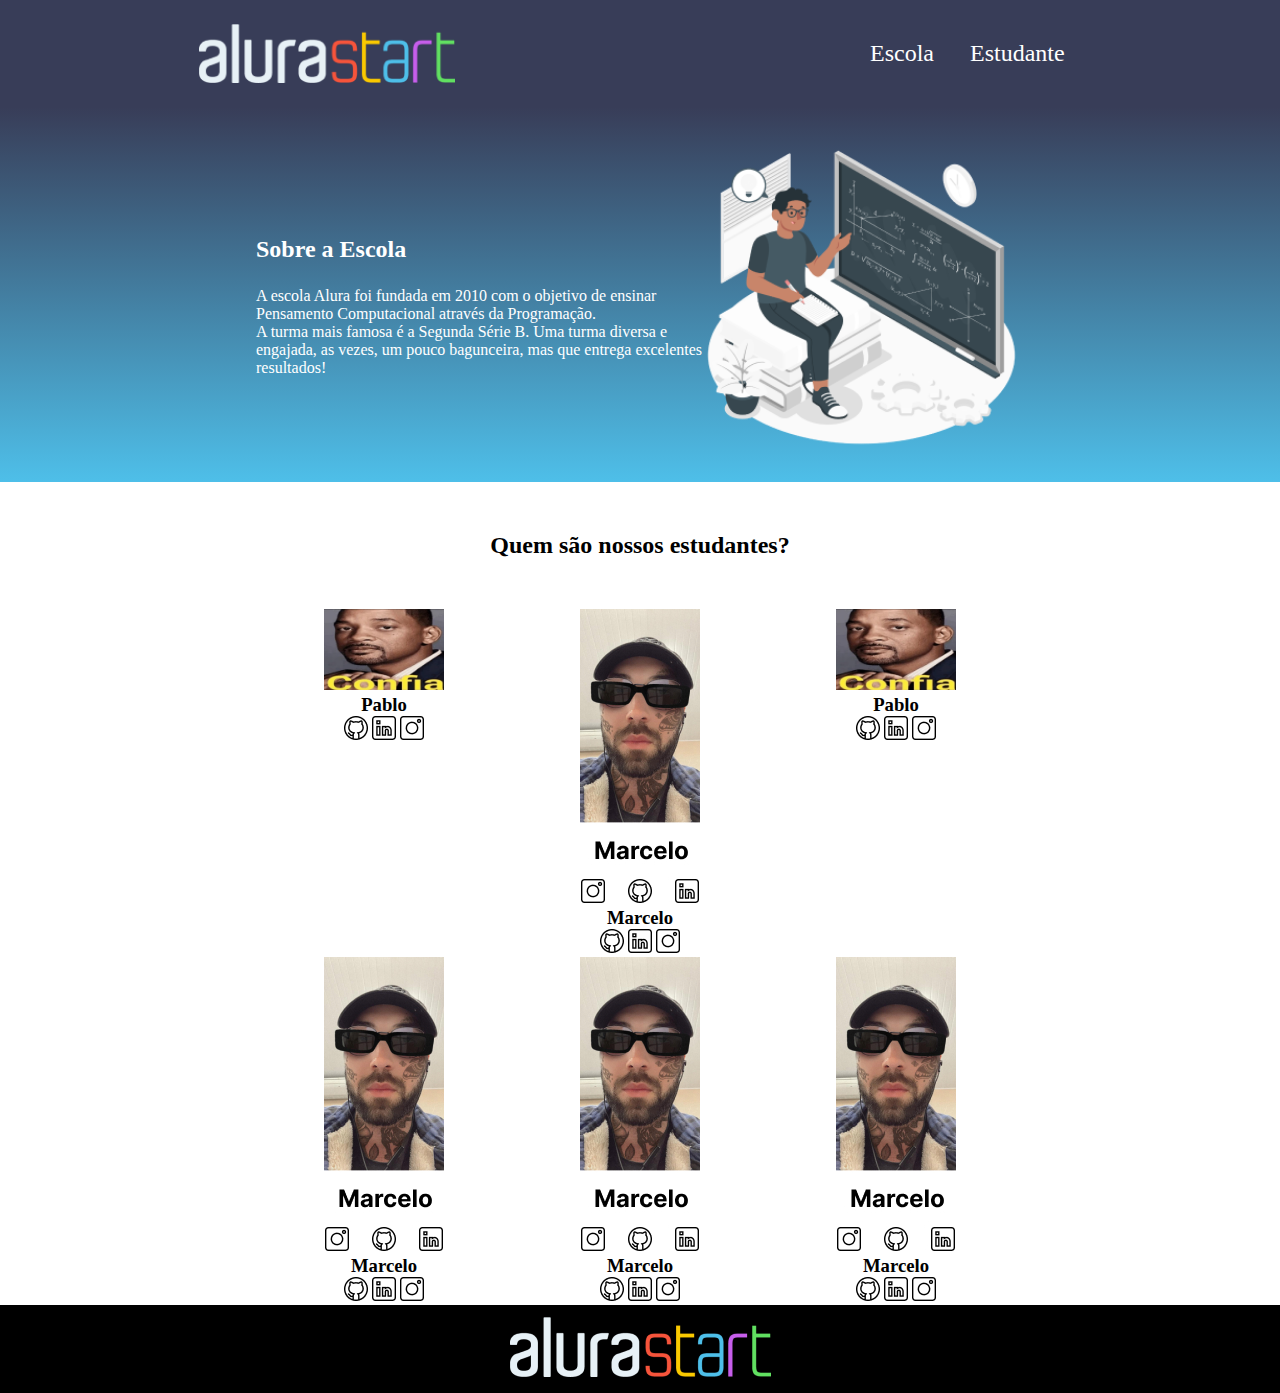
<file: index.html>
<!DOCTYPE html>
<html lang="en">
<head>
<meta charset="UTF-8">
<meta http-equiv="X-UA-compatible" content="IE-edge">
<meta name="viewport" content="width=, initial-scale=1.0">
<title>Document</title>
<link rel="stylesheet" href="style.css">
<link rel="preconnect" href="https://fonts.google.apis"&gt;

</head>
<body>
<header class="cabeçalho">
<img class="cabeçalho-imagem" src="alurastart logo 1.png" alt="logo do alura start">
<ul class="cabeçalho-lista">
<li class="cabeçalho-lista-item">Escola</li>
<li class="cabeçalho-lista-item">Estudante</li>
</ul>
</header>
<section class="escola">
<div class="escola-div-conteudo">
<h2 class="escola-titulo"> Sobre a Escola</h2>
<p class="escola-texto-um">A escola Alura foi fundada em 2010 com o objetivo de ensinar Pensamento Computacional através da Programação. </p>
<p class="escola-texto-dois">A turma mais famosa é a Segunda Série B. Uma turma diversa e engajada, as vezes, um pouco bagunceira, mas que entrega excelentes resultados!</p>
</div>

<img class="escola-imagem" src="Formula-amico 1.png" alt="Professora no quadro">
</section>
<section class="estudante">
<h2 class="estudante-titulo">Quem são nossos estudantes?</h2>
<div class="estudante-todos">
<span></span>
<div class="estudante-div">
<img class="estudante-imagem" src="pablo.jpg" alt="foto do Pablo">
<h3 class="estudante-nome">Pablo</h3>
<a href="https://github.com/Silvana14041975"><img class="estudante-icone" src="github 1.png" alt="icone github"></a>
<a href="https://linkedin.com/Silvana14041975"><img class="estudante-icone" src="linkedin 1.png" alt="icone linkedin"></a>
<a href="https://instagram.com/Silvana14041975"><img class="estudante-icone" src="instagram 1.png" alt="icone instagram"></a>
</div>
<div class="estudante-div">
<img class="estudante-imagem" src="Marcelo.jpg" alt="foto do Marcelo">
<h3 class="estudante-nome">Marcelo</h3>
<img class="estudante-icone" src="github 1.png" alt="icone github">
<img class="estudante-icone" src="linkedin 1.png" alt="icone linkedin">
<img class="estudante-icone" src="instagram 1.png" alt="icone instagram">
</div>
<div class="estudante-div">
<img class="estudante-imagem" src="pablo.jpg" alt="foto do Pablo">
<h3 class="estudante-nome">Pablo</h3>
<img class="estudante-icone" src="github 1.png" alt="icone github">
<img class="estudante-icone" src="linkedin 1.png" alt="icone linkedin">
<img class="estudante-icone" src="instagram 1.png" alt="icone instagram">
</div>
<span></span>
<span></span>
<div class="estudante-div">
<img class="estudante-imagem" src="Marcelo.jpg" alt="foto do Marcelo">
<h3 class="estudante-nome">Marcelo</h3>
<img class="estudante-icone" src="github 1.png" alt="icone github">
<img class="estudante-icone" src="linkedin 1.png" alt="icone linkedin">
<img class="estudante-icone" src="instagram 1.png" alt="icone instagram">
</div>
<div class="estudante-div">
<img class="estudante-imagem" src="Marcelo.jpg" alt="foto do marcelo">
<h3 class="estudante-nome">Marcelo</h3>
<img class="estudante-icone" src="github 1.png" alt="icone github">
<img class="estudante-icone" src="linkedin 1.png" alt="icone linkedin">
<img class="estudante-icone" src="instagram 1.png" alt="icone instagram">
</div>
<div class="estudante-div">
<img class="estudante-imagem" src="Marcelo.jpg" alt="foto do marcelo">
<h3 class="estudante-nome">Marcelo</h3>
<img class="estudante-icone" src="github 1.png" alt="icone github">
<img class="estudante-icone" src="linkedin 1.png" alt="icone linkedin">
<img class="estudante-icone" src="instagram 1.png" alt="icone instagram">
</div>
</div>
</section>
<footer class="rodape">
<img class="rodape-imagem"src="alurastart logo 1.png" alt="logo da alura start">
</footer>

</body>
</html>
</file>
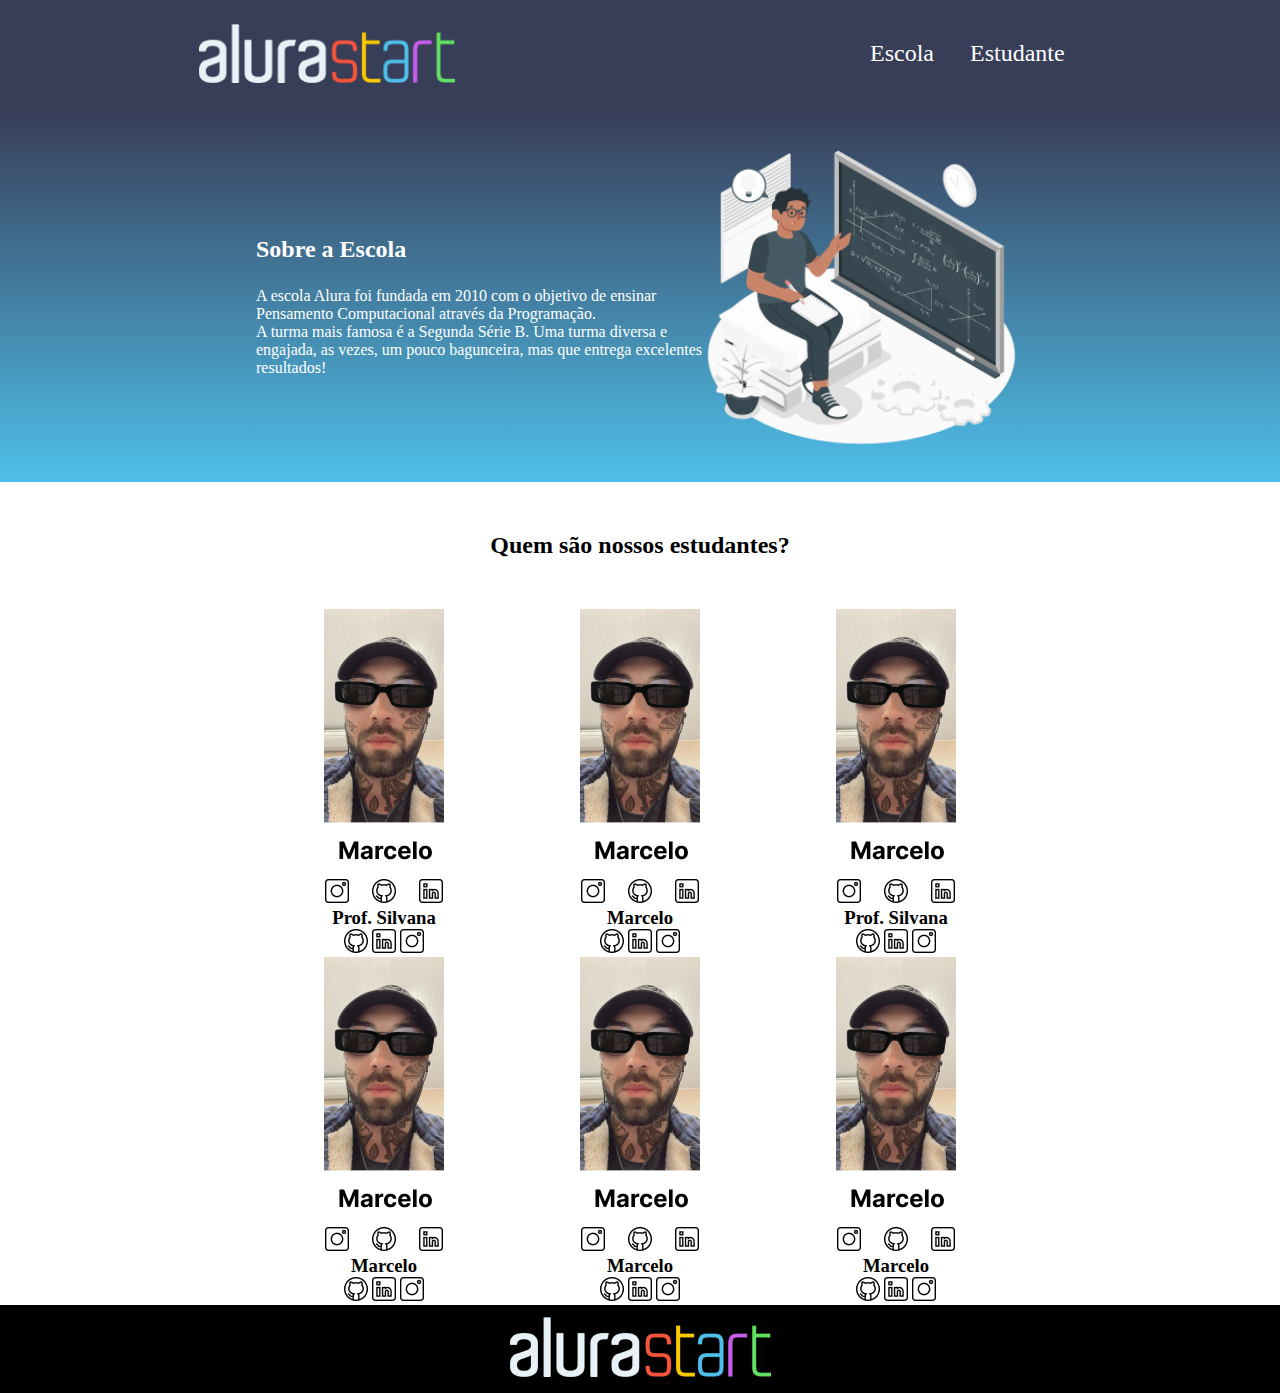
<file: inde.html>
<!DOCTYPE html>
<html lang="en">
<head>
<meta charset="UTF-8">
<meta http-equiv="X-UA-compatible" content="IE-edge">
<meta name="viewport" content="width=, initial-scale=1.0">
<title>Document</title>
<link rel="stylesheet" href="style.css">
<link rel="preconnect" href="https://fonts.google.apis"&gt;

</head>
<body>
<header class="cabeçalho">
<img class="cabeçalho-imagem" src="alurastart logo 1.png" alt="logo do alura start">
<ul class="cabeçalho-lista">
<li class="cabeçalho-lista-item">Escola</li>
<li class="cabeçalho-lista-item">Estudante</li>
</ul>
</header>
<section class="escola">
<div class="escola-div-conteudo">
<h2 class="escola-titulo"> Sobre a Escola</h2>
<p class="escola-texto-um">A escola Alura foi fundada em 2010 com o objetivo de ensinar Pensamento Computacional através da Programação. </p>
<p class="escola-texto-dois">A turma mais famosa é a Segunda Série B. Uma turma diversa e engajada, as vezes, um pouco bagunceira, mas que entrega excelentes resultados!</p>
</div>

<img class="escola-imagem" src="Formula-amico 1.png" alt="Professora no quadro">
</section>
<section class="estudante">
<h2 class="estudante-titulo">Quem são nossos estudantes?</h2>
<div class="estudante-todos">
<span></span>
<div class="estudante-div">
<img class="estudante-imagem" src="Marcelo.jpg" alt="foto do Marcelo">
<h3 class="estudante-nome">Prof. Silvana</h3>
<a href="https://github.com/Silvana14041975"><img class="estudante-icone" src="github 1.png" alt="icone github"></a>
<a href="https://linkedin.com/Silvana14041975"><img class="estudante-icone" src="linkedin 1.png" alt="icone linkedin"></a>
<a href="https://instagram.com/Silvana14041975"><img class="estudante-icone" src="instagram 1.png" alt="icone instagram"></a>
</div>
<div class="estudante-div">
<img class="estudante-imagem" src="Marcelo.jpg" alt="foto do marcelo">
<h3 class="estudante-nome">Marcelo</h3>
<img class="estudante-icone" src="github 1.png" alt="icone github">
<img class="estudante-icone" src="linkedin 1.png" alt="icone linkedin">
<img class="estudante-icone" src="instagram 1.png" alt="icone instagram">
</div>
<div class="estudante-div">
<img class="estudante-imagem" src="Marcelo.jpg" alt="foto do Marcelo">
<h3 class="estudante-nome">Prof. Silvana</h3>
<img class="estudante-icone" src="github 1.png" alt="icone github">
<img class="estudante-icone" src="linkedin 1.png" alt="icone linkedin">
<img class="estudante-icone" src="instagram 1.png" alt="icone instagram">
</div>
<span></span>
<span></span>
<div class="estudante-div">
<img class="estudante-imagem" src="Marcelo.jpg" alt="foto do marcelo">
<h3 class="estudante-nome">Marcelo</h3>
<img class="estudante-icone" src="github 1.png" alt="icone github">
<img class="estudante-icone" src="linkedin 1.png" alt="icone linkedin">
<img class="estudante-icone" src="instagram 1.png" alt="icone instagram">
</div>
<div class="estudante-div">
<img class="estudante-imagem" src="Marcelo.jpg" alt="foto do marcelo">
<h3 class="estudante-nome">Marcelo</h3>
<img class="estudante-icone" src="github 1.png" alt="icone github">
<img class="estudante-icone" src="linkedin 1.png" alt="icone linkedin">
<img class="estudante-icone" src="instagram 1.png" alt="icone instagram">
</div>
<div class="estudante-div">
<img class="estudante-imagem" src="Marcelo.jpg" alt="foto do marcelo">
<h3 class="estudante-nome">Marcelo</h3>
<img class="estudante-icone" src="github 1.png" alt="icone github">
<img class="estudante-icone" src="linkedin 1.png" alt="icone linkedin">
<img class="estudante-icone" src="instagram 1.png" alt="icone instagram">
</div>
</div>
</section>
<footer class="rodape">
<img class="rodape-imagem"src="alurastart logo 1.png" alt="logo da alura start">
</footer>

</body>
</html>
</file>
<file: style.css>
*{
    margin: 0;
    padding: 0;
    }
    
    .cabeçalho {
    background-color: #383D58;
    color: white;
    display: flex;
    justify-content: space-around;
    align-items: center;
    padding: 24px 0;
    }
    
    .cabeçalho-imagem {
    width: 20%;
    }
    
    .cabeçalho-lista-item {
    display: inline-block;
    margin: 0 16px;
    font-size: 24px;
    }
    
    .escola-imagem{
    width: 25%;
    }
    
    .escola{
    background-image: linear-gradient(#383D58,#4EBFE9);
    color: white;
    display: flex;
    justify-content: center;
    align-items: center;
    padding: 24px 0;
    }
    
    .escola-div-conteudo{
    width: 35%;
    }
    
    .escola-titulo{
    padding: 24px 0;
    }
    
    .estudante-imagem{
    width: 120px;
    }
    
    .estudante-icone{
    width: 24px;
    }
    
    .estudante-div{
    text-align: center;
    }
    
    .estudante-titulo{
    text-align: center;
    padding: 50px 0;
    }
    
    .estudante-todos{
    display: grid;
    grid-template-columns: 20% 20% 20% 20% 20%;
    }
    
    .rodape{
    background-color: black;
    text-align: center;
    }
    
    .rodape-imagem{
    height: 60px;
    padding: 12px 0px;
    }
</file>
